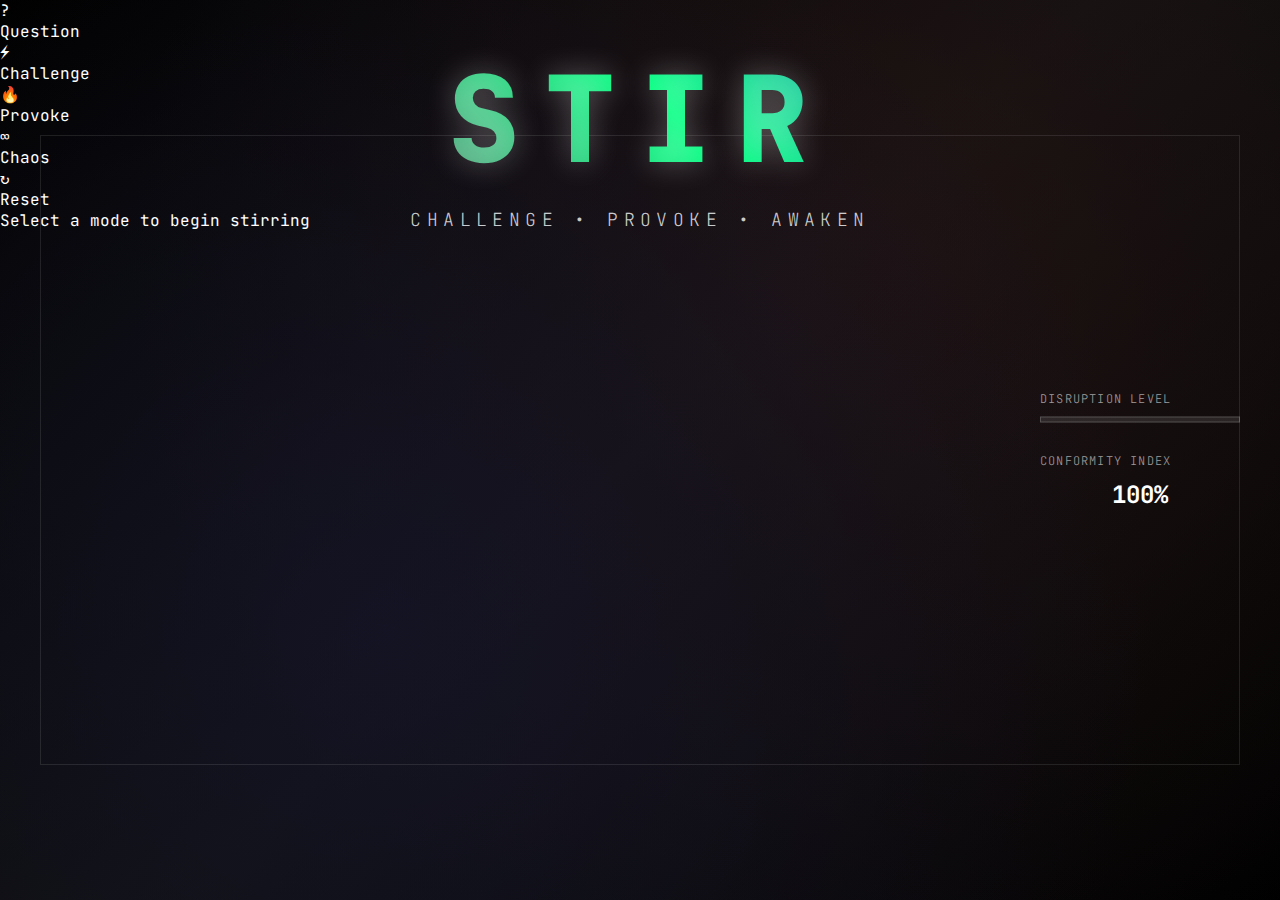
<file: index.html>
<!DOCTYPE html>
<html lang="en">
<head>
    <meta charset="UTF-8">
    <meta name="viewport" content="width=device-width, initial-scale=1.0">
    <title>STIR</title>
    <link rel="stylesheet" href="style.css">
</head>
<body>
    <div class="disruption-field">
        <canvas id="conformityCanvas" width="1200" height="800"></canvas>
        <div class="interface-overlay">
            <header class="abstract-header">
                <h1 class="disruption-title">STIR</h1>
                <p class="manifesto">Challenge • Provoke • Awaken</p>
            </header>
            
            <div class="mode-selector">
                <div class="selector-ring">
                    <div class="mode-segment" data-mode="question" style="--rotation: 0deg;">
                        <div class="mode-icon">?</div>
                        <div class="mode-label">Question</div>
                    </div>
                    <div class="mode-segment" data-mode="challenge" style="--rotation: 90deg;">
                        <div class="mode-icon">⚡</div>
                        <div class="mode-label">Challenge</div>
                    </div>
                    <div class="mode-segment" data-mode="provocation" style="--rotation: 180deg;">
                        <div class="mode-icon">🔥</div>
                        <div class="mode-label">Provoke</div>
                    </div>
                    <div class="mode-segment" data-mode="chaos" style="--rotation: 270deg;">
                        <div class="mode-icon">∞</div>
                        <div class="mode-label">Chaos</div>
                    </div>
                    <div class="selector-center" id="resetField">
                        <div class="reset-icon">↻</div>
                        <div class="reset-label">Reset</div>
                    </div>
                </div>
            </div>
            
            <div class="interaction-hints">
                <div class="hint-item" id="modeHint">Select a mode to begin stirring</div>
                <div class="hint-item" id="gestureHint"></div>
            </div>
            
            <div class="status-display">
                <div class="disruption-meter">
                    <span class="meter-label">Disruption Level</span>
                    <div class="meter-bar">
                        <div class="meter-fill" id="disruptionLevel"></div>
                    </div>
                </div>
                <div class="conformity-index">
                    <span class="index-label">Conformity Index</span>
                    <span class="index-value" id="conformityValue">100%</span>
                </div>
            </div>
        </div>
    </div>
    
    <script src="script.js"></script>
</body>
</html>
</file>
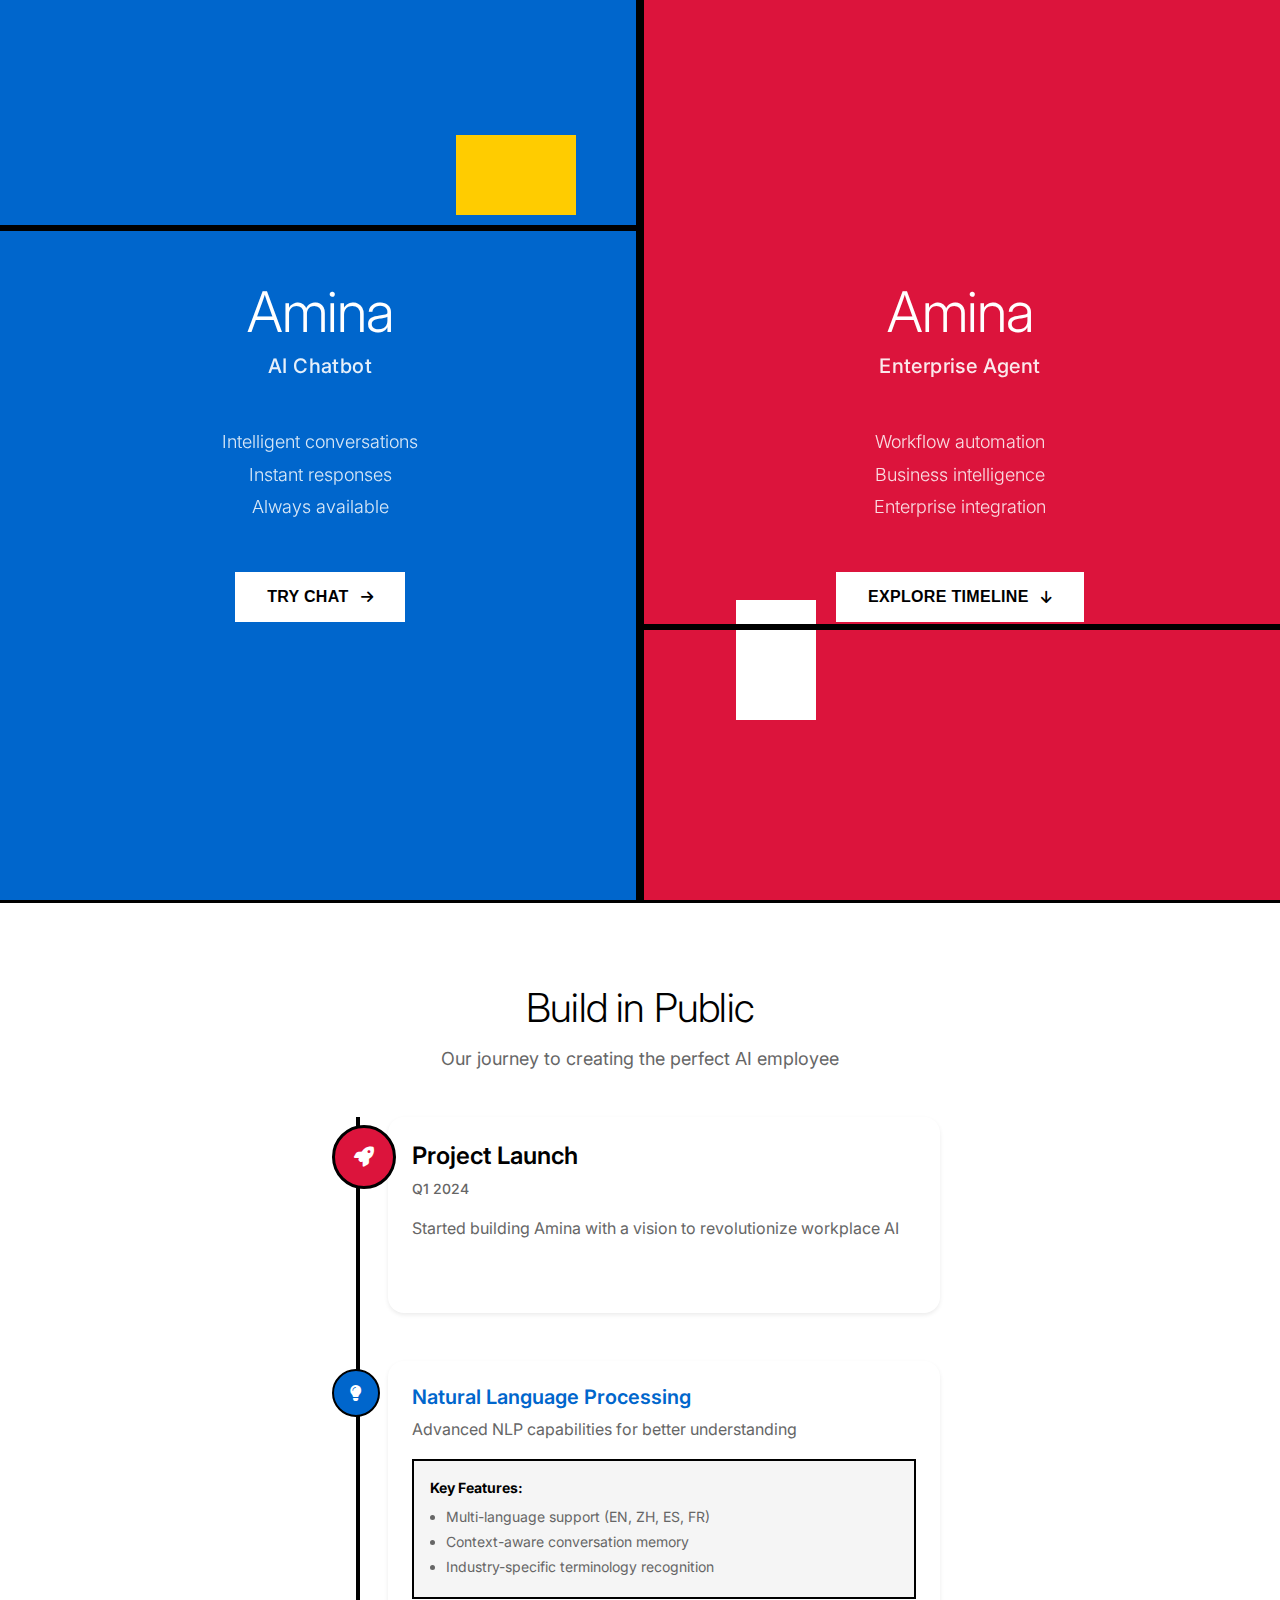
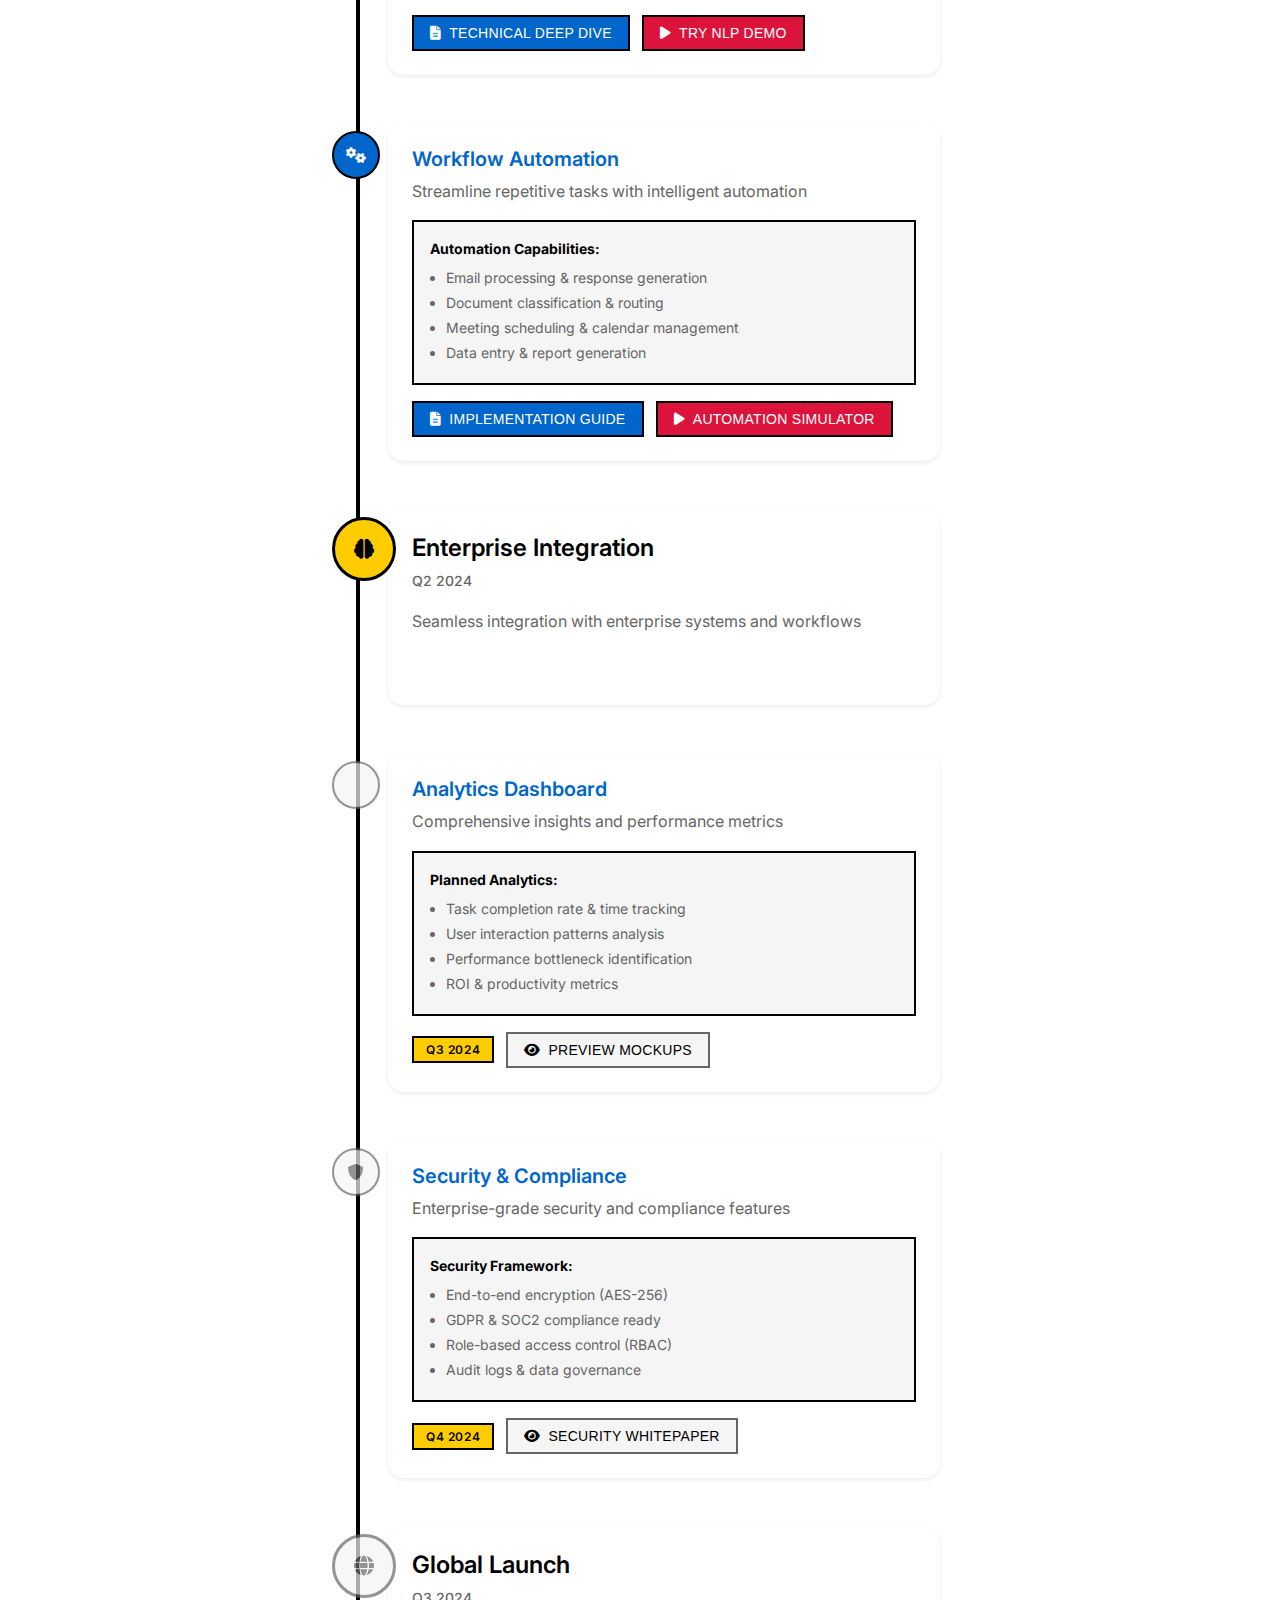
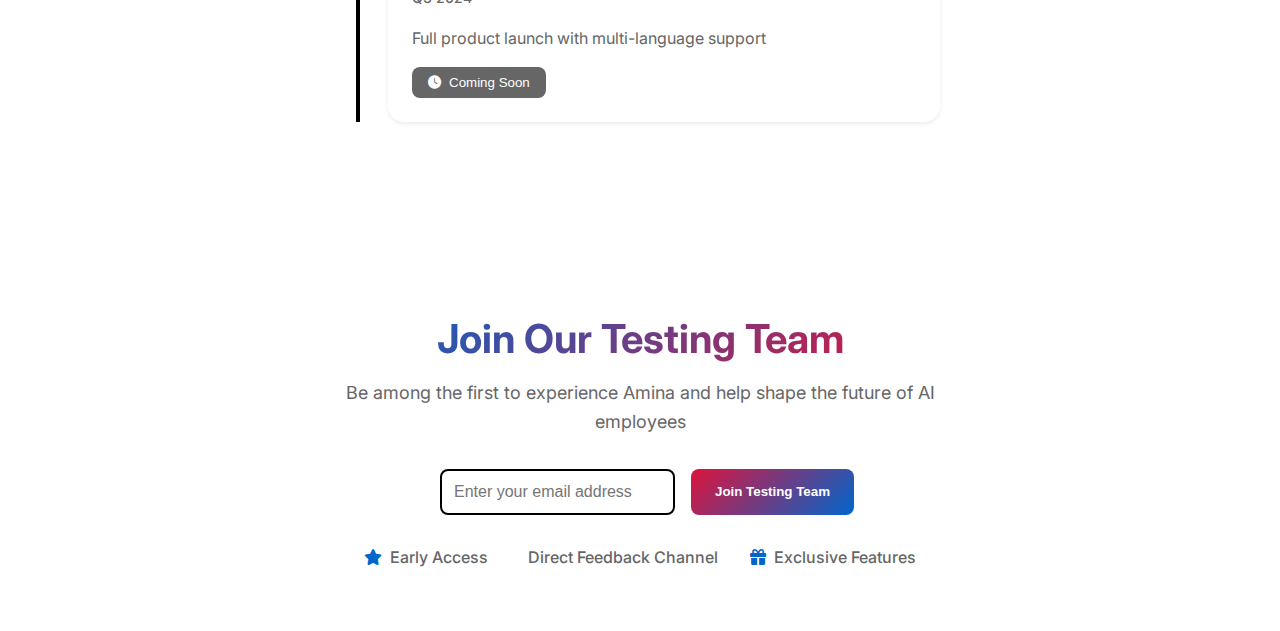
<file: amina/index.html>
<!DOCTYPE html>
<html lang="en">
<head>
    <meta charset="UTF-8">
    <meta name="viewport" content="width=device-width, initial-scale=1.0">
    <title>Amina - AI Employee</title>
    <link rel="stylesheet" href="styles.css">
    <link href="https://fonts.googleapis.com/css2?family=Inter:wght@300;400;500;600;700&display=swap" rel="stylesheet">
    <link rel="stylesheet" href="https://cdnjs.cloudflare.com/ajax/libs/font-awesome/6.0.0/css/all.min.css">
</head>
<body>
    <div class="container">
        <!-- Header -->
        <header class="header">
            <div class="logo">
                <h1>Amina</h1>
                <span class="tagline">AI Employee</span>
            </div>
            <nav class="nav">
                <a href="#chatbot" class="nav-link">Chatbot</a>
                <a href="#roadmap" class="nav-link">Roadmap</a>
                <a href="#join" class="nav-link">Join Testing</a>
            </nav>
        </header>

        <!-- Hero Section - Mondrian Style Split Screen -->
        <main class="hero-section">
            <!-- Left Block - Chatbot -->
            <section class="hero-block chatbot-block" id="chatbot">
                <div class="block-content">
                    <div class="hero-title">
                        <h2>Amina</h2>
                        <p>AI Chatbot</p>
                    </div>
                    
                    <div class="hero-description">
                        <p>Intelligent conversations<br>Instant responses<br>Always available</p>
                    </div>
                    
                    <button class="hero-action-btn chatbot-btn" onclick="handleChatbotDemo()">
                        <span>Try Chat</span>
                        <i class="fas fa-arrow-right"></i>
                    </button>
                </div>
                
                <!-- Geometric accent -->
                <div class="geometric-accent accent-1"></div>
            </section>

            <!-- Right Block - Enterprise Agent -->
            <section class="hero-block enterprise-block" id="enterprise">
                <div class="block-content">
                    <div class="hero-title">
                        <h2>Amina</h2>
                        <p>Enterprise Agent</p>
                    </div>
                    
                    <div class="hero-description">
                        <p>Workflow automation<br>Business intelligence<br>Enterprise integration</p>
                    </div>
                    
                    <button class="hero-action-btn enterprise-btn" onclick="handleEnterpriseDemo()">
                        <span>Explore Timeline</span>
                        <i class="fas fa-arrow-down"></i>
                    </button>
                </div>
                
                <!-- Geometric accent -->
                <div class="geometric-accent accent-2"></div>
            </section>

            <!-- Central divider line -->
            <div class="mondrian-divider"></div>
            
            <!-- Horizontal accent lines -->
            <div class="horizontal-accent accent-top"></div>
            <div class="horizontal-accent accent-bottom"></div>
        </main>

        <!-- Timeline Section -->
        <section class="timeline-section" id="roadmap">
            <div class="timeline-container">
                <div class="timeline-header">
                    <h2>Build in Public</h2>
                    <p>Our journey to creating the perfect AI employee</p>
                </div>
                
                <div class="timeline">
                    <!-- Major Milestone 1 -->
                    <div class="timeline-item major-milestone completed">
                        <div class="timeline-marker">
                            <i class="fas fa-rocket"></i>
                        </div>
                        <div class="timeline-content">
                            <h3>Project Launch</h3>
                            <p class="timeline-date">Q1 2024</p>
                            <p>Started building Amina with a vision to revolutionize workplace AI</p>
                            <div class="milestone-media">
                                <button class="demo-btn">
                                    <i class="fas fa-play"></i>
                                    Watch Demo
                                </button>
                            </div>
                        </div>
                    </div>

                    <!-- Small Feature 1 -->
                    <div class="timeline-item small-feature completed">
                        <div class="timeline-marker">
                            <i class="fas fa-lightbulb"></i>
                        </div>
                        <div class="timeline-content">
                            <h4>Natural Language Processing</h4>
                            <p>Advanced NLP capabilities for better understanding</p>
                            <div class="feature-content">
                                <div class="feature-preview">
                                    <div class="preview-text">
                                        <strong>Key Features:</strong>
                                        <ul>
                                            <li>Multi-language support (EN, ZH, ES, FR)</li>
                                            <li>Context-aware conversation memory</li>
                                            <li>Industry-specific terminology recognition</li>
                                        </ul>
                                    </div>
                                </div>
                                <div class="feature-actions">
                                    <button class="action-btn article-btn" onclick="showArticleModal('nlp')">
                                        <i class="fas fa-file-text"></i>
                                        Technical Deep Dive
                                    </button>
                                    <button class="action-btn demo-btn-small" onclick="showMiniDemo('nlp')">
                                        <i class="fas fa-play"></i>
                                        Try NLP Demo
                                    </button>
                                </div>
                            </div>
                        </div>
                    </div>

                    <!-- Small Feature 2 -->
                    <div class="timeline-item small-feature completed">
                        <div class="timeline-marker">
                            <i class="fas fa-cogs"></i>
                        </div>
                        <div class="timeline-content">
                            <h4>Workflow Automation</h4>
                            <p>Streamline repetitive tasks with intelligent automation</p>
                            <div class="feature-content">
                                <div class="feature-preview">
                                    <div class="preview-text">
                                        <strong>Automation Capabilities:</strong>
                                        <ul>
                                            <li>Email processing & response generation</li>
                                            <li>Document classification & routing</li>
                                            <li>Meeting scheduling & calendar management</li>
                                            <li>Data entry & report generation</li>
                                        </ul>
                                    </div>
                                </div>
                                <div class="feature-actions">
                                    <button class="action-btn article-btn" onclick="showArticleModal('automation')">
                                        <i class="fas fa-file-text"></i>
                                        Implementation Guide
                                    </button>
                                    <button class="action-btn demo-btn-small" onclick="showMiniDemo('automation')">
                                        <i class="fas fa-play"></i>
                                        Automation Simulator
                                    </button>
                                </div>
                            </div>
                        </div>
                    </div>

                    <!-- Major Milestone 2 -->
                    <div class="timeline-item major-milestone in-progress">
                        <div class="timeline-marker">
                            <i class="fas fa-brain"></i>
                        </div>
                        <div class="timeline-content">
                            <h3>Enterprise Integration</h3>
                            <p class="timeline-date">Q2 2024</p>
                            <p>Seamless integration with enterprise systems and workflows</p>
                            <div class="milestone-media">
                                <button class="demo-btn">
                                    <i class="fas fa-play"></i>
                                    Watch Demo
                                </button>
                            </div>
                        </div>
                    </div>

                    <!-- Small Feature 3 -->
                    <div class="timeline-item small-feature pending">
                        <div class="timeline-marker">
                            <i class="fas fa-chart-analytics"></i>
                        </div>
                        <div class="timeline-content">
                            <h4>Analytics Dashboard</h4>
                            <p>Comprehensive insights and performance metrics</p>
                            <div class="feature-content">
                                <div class="feature-preview">
                                    <div class="preview-text">
                                        <strong>Planned Analytics:</strong>
                                        <ul>
                                            <li>Task completion rate & time tracking</li>
                                            <li>User interaction patterns analysis</li>
                                            <li>Performance bottleneck identification</li>
                                            <li>ROI & productivity metrics</li>
                                        </ul>
                                    </div>
                                </div>
                                <div class="feature-actions">
                                    <span class="coming-soon-badge">Q3 2024</span>
                                    <button class="action-btn preview-btn" onclick="showPreview('analytics')">
                                        <i class="fas fa-eye"></i>
                                        Preview Mockups
                                    </button>
                                </div>
                            </div>
                        </div>
                    </div>

                    <!-- Small Feature 4 -->
                    <div class="timeline-item small-feature pending">
                        <div class="timeline-marker">
                            <i class="fas fa-shield-alt"></i>
                        </div>
                        <div class="timeline-content">
                            <h4>Security & Compliance</h4>
                            <p>Enterprise-grade security and compliance features</p>
                            <div class="feature-content">
                                <div class="feature-preview">
                                    <div class="preview-text">
                                        <strong>Security Framework:</strong>
                                        <ul>
                                            <li>End-to-end encryption (AES-256)</li>
                                            <li>GDPR & SOC2 compliance ready</li>
                                            <li>Role-based access control (RBAC)</li>
                                            <li>Audit logs & data governance</li>
                                        </ul>
                                    </div>
                                </div>
                                <div class="feature-actions">
                                    <span class="coming-soon-badge">Q4 2024</span>
                                    <button class="action-btn preview-btn" onclick="showPreview('security')">
                                        <i class="fas fa-eye"></i>
                                        Security Whitepaper
                                    </button>
                                </div>
                            </div>
                        </div>
                    </div>

                    <!-- Major Milestone 3 -->
                    <div class="timeline-item major-milestone pending">
                        <div class="timeline-marker">
                            <i class="fas fa-globe"></i>
                        </div>
                        <div class="timeline-content">
                            <h3>Global Launch</h3>
                            <p class="timeline-date">Q3 2024</p>
                            <p>Full product launch with multi-language support</p>
                            <div class="milestone-media">
                                <button class="demo-btn disabled">
                                    <i class="fas fa-clock"></i>
                                    Coming Soon
                                </button>
                            </div>
                        </div>
                    </div>
                </div>
            </div>
        </section>

        <!-- Call to Action Section -->
        <section class="cta-section" id="join">
            <div class="cta-container">
                <h2>Join Our Testing Team</h2>
                <p>Be among the first to experience Amina and help shape the future of AI employees</p>
                
                <div class="signup-form">
                    <input type="email" placeholder="Enter your email address" id="emailInput">
                    <button class="signup-btn" onclick="handleSignup()">
                        Join Testing Team
                    </button>
                </div>
                
                <div class="benefits">
                    <div class="benefit">
                        <i class="fas fa-star"></i>
                        <span>Early Access</span>
                    </div>
                    <div class="benefit">
                        <i class="fas fa-feedback"></i>
                        <span>Direct Feedback Channel</span>
                    </div>
                    <div class="benefit">
                        <i class="fas fa-gift"></i>
                        <span>Exclusive Features</span>
                    </div>
                </div>
            </div>
        </section>

        <!-- Like Popup Feature -->
        <div class="like-popup" id="likePopup">
            <div class="like-content">
                <h3>Enjoying Amina?</h3>
                <p>Help us understand what B2B users need most</p>
                <div class="like-buttons">
                    <button class="like-btn" onclick="handleLike('automation')">
                        <i class="fas fa-robot"></i>
                        Automation
                    </button>
                    <button class="like-btn" onclick="handleLike('analytics')">
                        <i class="fas fa-chart-bar"></i>
                        Analytics
                    </button>
                    <button class="like-btn" onclick="handleLike('integration')">
                        <i class="fas fa-plug"></i>
                        Integration
                    </button>
                </div>
                <button class="close-popup" onclick="closePopup()">
                    <i class="fas fa-times"></i>
                </button>
            </div>
        </div>
    </div>

    <script src="script.js"></script>
</body>
</html>
</file>
<file: style.css>
@import url('https://fonts.googleapis.com/css2?family=JetBrains+Mono:wght@200;400;700;900&display=swap');

* {
    margin: 0;
    padding: 0;
    box-sizing: border-box;
}

body {
    font-family: 'JetBrains Mono', monospace;
    background: #000000;
    color: #ffffff;
    overflow: hidden;
    min-height: 100vh;
    position: relative;
}

.disruption-field {
    position: relative;
    width: 100vw;
    height: 100vh;
    background: radial-gradient(circle at 30% 70%, rgba(20, 20, 40, 0.8), transparent 70%),
                radial-gradient(circle at 70% 30%, rgba(40, 20, 20, 0.6), transparent 70%),
                linear-gradient(135deg, #000 0%, #111 50%, #000 100%);
}

#conformityCanvas {
    position: absolute;
    top: 50%;
    left: 50%;
    transform: translate(-50%, -50%);
    background: transparent;
    cursor: none;
    border: 1px solid rgba(255, 255, 255, 0.1);
    transition: filter 0.3s ease;
}

#conformityCanvas:hover {
    filter: brightness(1.1) contrast(1.05);
}

.interface-overlay {
    position: absolute;
    top: 0;
    left: 0;
    width: 100%;
    height: 100%;
    pointer-events: none;
    z-index: 10;
}

.abstract-header {
    position: absolute;
    top: 40px;
    left: 50%;
    transform: translateX(-50%);
    text-align: center;
    pointer-events: none;
}

.disruption-title {
    font-size: clamp(60px, 12vw, 120px);
    font-weight: 900;
    letter-spacing: 0.2em;
    background: linear-gradient(45deg, #ff0080, #00ff80, #8000ff, #ff8000);
    background-size: 400% 400%;
    -webkit-background-clip: text;
    -webkit-text-fill-color: transparent;
    animation: disruption-flow 3s ease-in-out infinite;
    text-shadow: 0 0 30px rgba(255, 255, 255, 0.3);
    margin-bottom: 10px;
}

.manifesto {
    font-size: clamp(12px, 2.5vw, 18px);
    font-weight: 200;
    letter-spacing: 0.3em;
    color: rgba(255, 255, 255, 0.8);
    text-transform: uppercase;
}

@keyframes disruption-flow {
    0%, 100% { background-position: 0% 50%; }
    50% { background-position: 100% 50%; }
}

.disruption-controls {
    position: absolute;
    bottom: 80px;
    left: 50%;
    transform: translateX(-50%);
    display: flex;
    gap: 20px;
    flex-wrap: wrap;
    justify-content: center;
    pointer-events: auto;
}

.disrupt-btn, .reset-btn {
    font-family: 'JetBrains Mono', monospace;
    font-size: clamp(10px, 2vw, 14px);
    font-weight: 400;
    padding: 12px 20px;
    background: transparent;
    color: #ffffff;
    border: 2px solid rgba(255, 255, 255, 0.3);
    cursor: pointer;
    text-transform: uppercase;
    letter-spacing: 0.1em;
    transition: all 0.3s ease;
    position: relative;
    overflow: hidden;
}

.disrupt-btn::before {
    content: '';
    position: absolute;
    top: 0;
    left: -100%;
    width: 100%;
    height: 100%;
    background: linear-gradient(90deg, transparent, rgba(255, 255, 255, 0.1), transparent);
    transition: left 0.5s ease;
}

.disrupt-btn:hover::before {
    left: 100%;
}

.disrupt-btn:hover {
    border-color: #ff0080;
    color: #ff0080;
    box-shadow: 0 0 20px rgba(255, 0, 128, 0.3);
    transform: translateY(-2px);
}

.disrupt-btn:active {
    transform: translateY(0);
    box-shadow: 0 0 30px rgba(255, 0, 128, 0.6);
}

.disrupt-btn.active {
    background: rgba(255, 0, 128, 0.2);
    border-color: #ff0080;
    color: #ff0080;
    box-shadow: 0 0 25px rgba(255, 0, 128, 0.4);
}

.reset-btn {
    border-color: rgba(255, 255, 255, 0.2);
    color: rgba(255, 255, 255, 0.6);
}

.reset-btn:hover {
    border-color: #ff4444;
    color: #ff4444;
    box-shadow: 0 0 15px rgba(255, 68, 68, 0.3);
}

.status-display {
    position: absolute;
    top: 50%;
    right: 40px;
    transform: translateY(-50%);
    display: flex;
    flex-direction: column;
    gap: 30px;
    pointer-events: none;
}

.disruption-meter {
    display: flex;
    flex-direction: column;
    gap: 10px;
}

.meter-label, .index-label {
    font-size: 12px;
    font-weight: 200;
    color: rgba(255, 255, 255, 0.6);
    text-transform: uppercase;
    letter-spacing: 0.1em;
}

.meter-bar {
    width: 200px;
    height: 6px;
    background: rgba(255, 255, 255, 0.1);
    border: 1px solid rgba(255, 255, 255, 0.2);
    position: relative;
    overflow: hidden;
}

.meter-fill {
    height: 100%;
    width: 0%;
    background: linear-gradient(90deg, #00ff80, #ff0080);
    transition: width 0.5s ease;
    position: relative;
}

.meter-fill::after {
    content: '';
    position: absolute;
    top: 0;
    left: 0;
    width: 100%;
    height: 100%;
    background: linear-gradient(90deg, transparent, rgba(255, 255, 255, 0.3), transparent);
    animation: meter-pulse 2s ease-in-out infinite;
}

@keyframes meter-pulse {
    0%, 100% { transform: translateX(-100%); }
    50% { transform: translateX(100%); }
}

.conformity-index {
    display: flex;
    flex-direction: column;
    gap: 10px;
}

.index-value {
    font-size: 24px;
    font-weight: 700;
    color: #ffffff;
    text-align: center;
}

@media (max-width: 768px) {
    #conformityCanvas {
        width: 95vw;
        height: 70vh;
    }
    
    .disruption-controls {
        bottom: 40px;
        gap: 10px;
    }
    
    .disrupt-btn, .reset-btn {
        padding: 10px 15px;
        font-size: 10px;
    }
    
    .status-display {
        right: 20px;
        gap: 20px;
    }
    
    .meter-bar {
        width: 150px;
    }
    
    .index-value {
        font-size: 18px;
    }
}
</file>
<file: amina/styles.css>
:root {
    /* Mondrian Color Palette */
    --mondrian-red: #dc143c;
    --mondrian-blue: #0066cc;
    --mondrian-yellow: #ffcc00;
    --mondrian-black: #000000;
    --mondrian-white: #ffffff;
    --mondrian-gray: #f5f5f5;
    
    /* Semantic Colors */
    --primary-color: var(--mondrian-blue);
    --secondary-color: var(--mondrian-red);
    --accent-color: var(--mondrian-yellow);
    --text-dark: var(--mondrian-black);
    --text-light: #666666;
    --background: var(--mondrian-white);
    --surface: var(--mondrian-gray);
    --border: var(--mondrian-black);
    --success: #10b981;
    --warning: #f59e0b;
    --error: var(--mondrian-red);
    
    /* Shadows (minimal for Mondrian style) */
    --shadow-sm: 0 1px 2px 0 rgb(0 0 0 / 0.05);
    --shadow-md: 0 2px 4px 0 rgb(0 0 0 / 0.08);
    --shadow-lg: 0 4px 8px 0 rgb(0 0 0 / 0.12);
}

* {
    margin: 0;
    padding: 0;
    box-sizing: border-box;
}

body {
    font-family: 'Inter', -apple-system, BlinkMacSystemFont, 'Segoe UI', sans-serif;
    background: var(--mondrian-white);
    min-height: 100vh;
    color: var(--text-dark);
    overflow-x: hidden;
}

.container {
    max-width: 100vw;
    min-height: 100vh;
    display: flex;
    flex-direction: column;
}

/* Header Styles */
.header {
    display: flex;
    justify-content: space-between;
    align-items: center;
    padding: 1.5rem 2rem;
    background: var(--mondrian-white);
    border-bottom: 3px solid var(--mondrian-black);
    position: fixed;
    top: 0;
    left: 0;
    right: 0;
    z-index: 100;
    transform: translateY(-100%);
    transition: transform 0.3s ease;
}

.header.visible {
    transform: translateY(0);
}

.logo h1 {
    font-size: 2rem;
    font-weight: 700;
    color: var(--mondrian-black);
    letter-spacing: -0.02em;
}

.tagline {
    font-size: 0.875rem;
    color: var(--text-light);
    font-weight: 500;
    margin-left: 0.5rem;
}

.nav {
    display: flex;
    gap: 2rem;
}

.nav-link {
    color: var(--text-dark);
    text-decoration: none;
    font-weight: 500;
    padding: 0.5rem 1rem;
    border-radius: 0.5rem;
    transition: all 0.3s ease;
    position: relative;
}

.nav-link:hover {
    color: var(--primary-color);
    background: rgba(99, 102, 241, 0.1);
    transform: translateY(-2px);
}

/* Hero Section - Mondrian Style */
.hero-section {
    display: grid;
    grid-template-columns: 1fr 1fr;
    height: 100vh;
    position: relative;
    overflow: hidden;
}

.hero-block {
    display: flex;
    align-items: center;
    justify-content: center;
    position: relative;
    padding: 4rem;
    transition: all 0.3s ease;
}

.chatbot-block {
    background: var(--mondrian-blue);
    color: var(--mondrian-white);
    animation: slideInLeft 0.8s ease-out;
}

.enterprise-block {
    background: var(--mondrian-red);
    color: var(--mondrian-white);
    animation: slideInRight 0.8s ease-out;
}

.block-content {
    text-align: center;
    max-width: 400px;
    z-index: 10;
    position: relative;
}

.hero-title h2 {
    font-size: 3.5rem;
    font-weight: 300;
    margin-bottom: 0.5rem;
    letter-spacing: -0.02em;
}

.hero-title p {
    font-size: 1.25rem;
    font-weight: 500;
    margin-bottom: 3rem;
    opacity: 0.9;
    letter-spacing: 0.02em;
}

.hero-description {
    margin-bottom: 3rem;
}

.hero-description p {
    font-size: 1.125rem;
    line-height: 1.8;
    font-weight: 300;
    opacity: 0.85;
}

.hero-action-btn {
    background: var(--mondrian-white);
    color: var(--mondrian-black);
    border: none;
    padding: 1rem 2rem;
    font-size: 1rem;
    font-weight: 600;
    border-radius: 0;
    cursor: pointer;
    transition: all 0.3s ease;
    display: inline-flex;
    align-items: center;
    gap: 0.75rem;
    letter-spacing: 0.02em;
    text-transform: uppercase;
}

.hero-action-btn:hover {
    background: var(--mondrian-yellow);
    transform: translateY(-2px);
}

.hero-action-btn i {
    font-size: 0.875rem;
}

/* Mondrian Geometric Elements */
.geometric-accent {
    position: absolute;
    background: var(--mondrian-yellow);
    z-index: 5;
}

.accent-1 {
    width: 120px;
    height: 80px;
    top: 15%;
    right: 10%;
    animation: fadeInDelay 1.2s ease-out;
}

.accent-2 {
    width: 80px;
    height: 120px;
    bottom: 20%;
    left: 15%;
    background: var(--mondrian-white);
    animation: fadeInDelay 1.4s ease-out;
}

.mondrian-divider {
    position: absolute;
    left: 50%;
    top: 0;
    bottom: 0;
    width: 8px;
    background: var(--mondrian-black);
    transform: translateX(-50%);
    z-index: 20;
}

.horizontal-accent {
    position: absolute;
    left: 0;
    right: 0;
    height: 6px;
    background: var(--mondrian-black);
    z-index: 15;
}

.accent-top {
    top: 25%;
    right: 50%;
    width: 50%;
}

.accent-bottom {
    bottom: 30%;
    left: 50%;
    width: 50%;
}

/* Chat Interface */
.chat-interface {
    background: var(--surface);
    border-radius: 1rem;
    box-shadow: var(--shadow-lg);
    overflow: hidden;
    margin-bottom: 2rem;
}

.chat-messages {
    padding: 1.5rem;
    max-height: 300px;
    overflow-y: auto;
    display: flex;
    flex-direction: column;
    gap: 1rem;
}

.message {
    display: flex;
    align-items: flex-start;
    gap: 0.75rem;
    animation: messageSlide 0.4s ease-out;
}

.user-message {
    flex-direction: row-reverse;
}

.avatar {
    width: 40px;
    height: 40px;
    border-radius: 50%;
    display: flex;
    align-items: center;
    justify-content: center;
    font-size: 1rem;
    flex-shrink: 0;
}

.bot-message .avatar {
    background: linear-gradient(135deg, var(--primary-color), var(--secondary-color));
    color: white;
}

.user-message .avatar {
    background: linear-gradient(135deg, var(--accent-color), var(--success));
    color: white;
}

.message-content {
    background: white;
    padding: 0.75rem 1rem;
    border-radius: 1rem;
    box-shadow: var(--shadow-sm);
    max-width: 80%;
}

.user-message .message-content {
    background: linear-gradient(135deg, var(--primary-color), var(--primary-dark));
    color: white;
}

.chat-input-container {
    padding: 1rem;
    background: white;
    border-top: 1px solid var(--border);
}

.chat-input {
    display: flex;
    gap: 0.5rem;
    align-items: center;
}

.chat-input input {
    flex: 1;
    padding: 0.75rem;
    border: 2px solid var(--border);
    border-radius: 0.5rem;
    font-size: 1rem;
    transition: all 0.3s ease;
}

.chat-input input:focus {
    outline: none;
    border-color: var(--primary-color);
    box-shadow: 0 0 0 3px rgba(99, 102, 241, 0.1);
}

.send-btn {
    background: linear-gradient(135deg, var(--primary-color), var(--primary-dark));
    color: white;
    border: none;
    padding: 0.75rem;
    border-radius: 0.5rem;
    cursor: pointer;
    transition: all 0.3s ease;
    display: flex;
    align-items: center;
    justify-content: center;
}

.send-btn:hover {
    transform: translateY(-2px);
    box-shadow: var(--shadow-md);
}

/* Download Section */
.download-section {
    text-align: center;
}

.download-btn {
    background: linear-gradient(135deg, var(--secondary-color), var(--primary-color));
    color: white;
    border: none;
    padding: 1rem 2rem;
    border-radius: 0.75rem;
    font-size: 1.125rem;
    font-weight: 600;
    cursor: pointer;
    transition: all 0.3s ease;
    display: inline-flex;
    align-items: center;
    gap: 0.5rem;
    box-shadow: var(--shadow-lg);
}

.download-btn:hover {
    transform: translateY(-3px);
    box-shadow: var(--shadow-xl);
}

.download-note {
    margin-top: 1rem;
    color: var(--text-light);
    font-size: 0.875rem;
}

/* Timeline Section */
.timeline-section {
    background: var(--mondrian-white);
    padding: 5rem 3rem;
    border-top: 3px solid var(--mondrian-black);
    animation: fadeInUp 0.8s ease-out;
}

.timeline-container {
    max-width: 600px;
    margin: 0 auto;
}

.timeline-header {
    text-align: center;
    margin-bottom: 3rem;
}

.timeline-header h2 {
    font-size: 2.5rem;
    font-weight: 300;
    margin-bottom: 1rem;
    color: var(--mondrian-black);
    letter-spacing: -0.02em;
}

.timeline-header p {
    color: var(--text-light);
    font-size: 1.125rem;
}

/* Timeline */
.timeline {
    position: relative;
    padding-left: 2rem;
}

.timeline::before {
    content: '';
    position: absolute;
    left: 1rem;
    top: 0;
    bottom: 0;
    width: 4px;
    background: var(--mondrian-black);
}

.timeline-item {
    position: relative;
    margin-bottom: 3rem;
    animation: fadeInUp 0.6s ease-out;
    animation-fill-mode: both;
}

.timeline-item:nth-child(1) { animation-delay: 0.1s; }
.timeline-item:nth-child(2) { animation-delay: 0.2s; }
.timeline-item:nth-child(3) { animation-delay: 0.3s; }
.timeline-item:nth-child(4) { animation-delay: 0.4s; }
.timeline-item:nth-child(5) { animation-delay: 0.5s; }
.timeline-item:nth-child(6) { animation-delay: 0.6s; }
.timeline-item:nth-child(7) { animation-delay: 0.7s; }

.timeline-marker {
    position: absolute;
    left: -2.5rem;
    top: 0.5rem;
    width: 3rem;
    height: 3rem;
    border-radius: 50%;
    display: flex;
    align-items: center;
    justify-content: center;
    font-size: 1rem;
    color: white;
    z-index: 10;
}

.major-milestone .timeline-marker {
    background: var(--mondrian-red);
    width: 4rem;
    height: 4rem;
    font-size: 1.25rem;
    border: 3px solid var(--mondrian-black);
}

.small-feature .timeline-marker {
    background: var(--mondrian-blue);
    border: 2px solid var(--mondrian-black);
}

.completed .timeline-marker {
    animation: pulse 2s infinite;
}

.in-progress .timeline-marker {
    background: var(--mondrian-yellow);
    color: var(--mondrian-black);
    animation: glow 2s ease-in-out infinite alternate;
}

.pending .timeline-marker {
    background: var(--mondrian-gray);
    color: var(--text-light);
    border-color: var(--text-light);
    opacity: 0.7;
}

.timeline-content {
    background: white;
    padding: 1.5rem;
    border-radius: 1rem;
    box-shadow: var(--shadow-md);
    margin-left: 1rem;
    transition: all 0.3s ease;
}

.timeline-content:hover {
    transform: translateY(-5px);
    box-shadow: var(--shadow-lg);
}

.timeline-content h3 {
    font-size: 1.5rem;
    font-weight: 600;
    margin-bottom: 0.5rem;
    color: var(--text-dark);
}

.timeline-content h4 {
    font-size: 1.25rem;
    font-weight: 600;
    margin-bottom: 0.5rem;
    color: var(--primary-color);
}

.timeline-date {
    color: var(--text-light);
    font-size: 0.875rem;
    font-weight: 500;
    margin-bottom: 1rem;
}

.timeline-content p {
    color: var(--text-light);
    line-height: 1.6;
    margin-bottom: 1rem;
}

.milestone-media {
    display: flex;
    gap: 1rem;
    margin-top: 1rem;
}

.demo-btn {
    background: linear-gradient(135deg, var(--primary-color), var(--primary-dark));
    color: white;
    border: none;
    padding: 0.5rem 1rem;
    border-radius: 0.5rem;
    font-weight: 500;
    cursor: pointer;
    transition: all 0.3s ease;
    display: flex;
    align-items: center;
    gap: 0.5rem;
}

.demo-btn:hover:not(.disabled) {
    transform: translateY(-2px);
    box-shadow: var(--shadow-md);
}

.demo-btn.disabled {
    background: var(--text-light);
    cursor: not-allowed;
}

.feature-links {
    display: flex;
    gap: 1rem;
    margin-top: 1rem;
    flex-wrap: wrap;
}

.feature-link {
    color: var(--primary-color);
    text-decoration: none;
    font-weight: 500;
    padding: 0.25rem 0.5rem;
    border-radius: 0.25rem;
    transition: all 0.3s ease;
    font-size: 0.875rem;
}

.feature-link:hover {
    background: rgba(99, 102, 241, 0.1);
    transform: translateY(-1px);
}

/* Feature Content Styles */
.feature-content {
    margin-top: 1rem;
}

.feature-preview {
    background: var(--mondrian-gray);
    border: 2px solid var(--mondrian-black);
    padding: 1rem;
    margin-bottom: 1rem;
}

.preview-text {
    font-size: 0.875rem;
    line-height: 1.5;
}

.preview-text strong {
    color: var(--mondrian-black);
    display: block;
    margin-bottom: 0.5rem;
}

.preview-text ul {
    margin: 0;
    padding-left: 1rem;
    color: var(--text-light);
}

.preview-text li {
    margin-bottom: 0.25rem;
}

.feature-actions {
    display: flex;
    gap: 0.75rem;
    flex-wrap: wrap;
    align-items: center;
}

.action-btn {
    background: var(--mondrian-white);
    color: var(--mondrian-black);
    border: 2px solid var(--mondrian-black);
    padding: 0.5rem 1rem;
    font-size: 0.875rem;
    font-weight: 500;
    cursor: pointer;
    transition: all 0.3s ease;
    display: inline-flex;
    align-items: center;
    gap: 0.5rem;
    text-transform: uppercase;
    letter-spacing: 0.02em;
}

.action-btn:hover {
    background: var(--mondrian-yellow);
    transform: translateY(-1px);
}

.article-btn {
    background: var(--mondrian-blue);
    color: var(--mondrian-white);
}

.article-btn:hover {
    background: var(--mondrian-red);
}

.demo-btn-small {
    background: var(--mondrian-red);
    color: var(--mondrian-white);
}

.demo-btn-small:hover {
    background: var(--mondrian-blue);
}

.preview-btn {
    background: var(--mondrian-gray);
    color: var(--text-dark);
    border-color: var(--text-light);
}

.preview-btn:hover {
    background: var(--mondrian-yellow);
    border-color: var(--mondrian-black);
}

.coming-soon-badge {
    background: var(--mondrian-yellow);
    color: var(--mondrian-black);
    padding: 0.25rem 0.75rem;
    font-size: 0.75rem;
    font-weight: 600;
    border: 2px solid var(--mondrian-black);
    text-transform: uppercase;
    letter-spacing: 0.05em;
}

/* CTA Section */
.cta-section {
    background: var(--background);
    padding: 4rem 2rem;
    text-align: center;
    animation: fadeInUp 0.8s ease-out;
}

.cta-container {
    max-width: 600px;
    margin: 0 auto;
}

.cta-section h2 {
    font-size: 2.5rem;
    font-weight: 700;
    margin-bottom: 1rem;
    background: linear-gradient(135deg, var(--primary-color), var(--secondary-color));
    -webkit-background-clip: text;
    -webkit-text-fill-color: transparent;
    background-clip: text;
}

.cta-section p {
    color: var(--text-light);
    font-size: 1.125rem;
    margin-bottom: 2rem;
    line-height: 1.6;
}

.signup-form {
    display: flex;
    gap: 1rem;
    margin-bottom: 2rem;
    max-width: 400px;
    margin-left: auto;
    margin-right: auto;
}

.signup-form input {
    flex: 1;
    padding: 0.75rem;
    border: 2px solid var(--border);
    border-radius: 0.5rem;
    font-size: 1rem;
    transition: all 0.3s ease;
}

.signup-form input:focus {
    outline: none;
    border-color: var(--primary-color);
    box-shadow: 0 0 0 3px rgba(99, 102, 241, 0.1);
}

.signup-btn {
    background: linear-gradient(135deg, var(--secondary-color), var(--primary-color));
    color: white;
    border: none;
    padding: 0.75rem 1.5rem;
    border-radius: 0.5rem;
    font-weight: 600;
    cursor: pointer;
    transition: all 0.3s ease;
    white-space: nowrap;
}

.signup-btn:hover {
    transform: translateY(-2px);
    box-shadow: var(--shadow-md);
}

.benefits {
    display: flex;
    justify-content: center;
    gap: 2rem;
    flex-wrap: wrap;
}

.benefit {
    display: flex;
    align-items: center;
    gap: 0.5rem;
    color: var(--text-light);
    font-weight: 500;
}

.benefit i {
    color: var(--primary-color);
}

/* Like Popup */
.like-popup {
    position: fixed;
    bottom: 2rem;
    right: 2rem;
    background: white;
    border-radius: 1rem;
    box-shadow: var(--shadow-xl);
    padding: 1.5rem;
    max-width: 300px;
    transform: translateY(100px);
    opacity: 0;
    transition: all 0.5s ease;
    z-index: 1000;
}

.like-popup.show {
    transform: translateY(0);
    opacity: 1;
}

.like-content h3 {
    margin-bottom: 0.5rem;
    color: var(--text-dark);
}

.like-content p {
    color: var(--text-light);
    margin-bottom: 1rem;
    font-size: 0.875rem;
}

.like-buttons {
    display: flex;
    gap: 0.5rem;
    margin-bottom: 1rem;
    flex-wrap: wrap;
}

.like-btn {
    background: rgba(99, 102, 241, 0.1);
    color: var(--primary-color);
    border: 1px solid rgba(99, 102, 241, 0.2);
    padding: 0.5rem 0.75rem;
    border-radius: 0.5rem;
    font-size: 0.75rem;
    cursor: pointer;
    transition: all 0.3s ease;
    display: flex;
    align-items: center;
    gap: 0.25rem;
}

.like-btn:hover {
    background: var(--primary-color);
    color: white;
    transform: translateY(-2px);
}

.close-popup {
    position: absolute;
    top: 0.5rem;
    right: 0.5rem;
    background: none;
    border: none;
    color: var(--text-light);
    cursor: pointer;
    padding: 0.25rem;
    border-radius: 0.25rem;
    transition: all 0.3s ease;
}

.close-popup:hover {
    background: var(--surface);
    color: var(--text-dark);
}

/* Animations */
@keyframes slideDown {
    from {
        transform: translateY(-100%);
        opacity: 0;
    }
    to {
        transform: translateY(0);
        opacity: 1;
    }
}

@keyframes slideInLeft {
    from {
        transform: translateX(-100px);
        opacity: 0;
    }
    to {
        transform: translateX(0);
        opacity: 1;
    }
}

@keyframes slideInRight {
    from {
        transform: translateX(100px);
        opacity: 0;
    }
    to {
        transform: translateX(0);
        opacity: 1;
    }
}

@keyframes fadeInUp {
    from {
        transform: translateY(30px);
        opacity: 0;
    }
    to {
        transform: translateY(0);
        opacity: 1;
    }
}

@keyframes messageSlide {
    from {
        transform: translateX(-20px);
        opacity: 0;
    }
    to {
        transform: translateX(0);
        opacity: 1;
    }
}

@keyframes pulse {
    0%, 100% {
        transform: scale(1);
    }
    50% {
        transform: scale(1.1);
    }
}

@keyframes glow {
    from {
        box-shadow: 0 0 5px rgba(255, 204, 0, 0.5);
    }
    to {
        box-shadow: 0 0 20px rgba(255, 204, 0, 0.8);
    }
}

@keyframes fadeInDelay {
    from {
        opacity: 0;
        transform: scale(0.8);
    }
    to {
        opacity: 1;
        transform: scale(1);
    }
}

/* Responsive Design */
@media (max-width: 768px) {
    .hero-section {
        grid-template-columns: 1fr;
        height: auto;
        min-height: 100vh;
    }
    
    .hero-block {
        padding: 3rem 2rem;
        min-height: 50vh;
    }
    
    .hero-title h2 {
        font-size: 2.5rem;
    }
    
    .geometric-accent {
        display: none;
    }
    
    .horizontal-accent {
        display: none;
    }
    
    .mondrian-divider {
        left: 0;
        right: 0;
        top: 50%;
        bottom: auto;
        width: auto;
        height: 6px;
        transform: translateY(-50%);
    }
    
    .header {
        flex-direction: column;
        gap: 1rem;
        padding: 1rem;
    }
    
    .nav {
        gap: 1rem;
    }
    
    .chatbot-section,
    .timeline-section {
        padding: 2rem 1rem;
    }
    
    .chatbot-header h2,
    .timeline-header h2,
    .cta-section h2 {
        font-size: 2rem;
    }
    
    .timeline {
        padding-left: 1.5rem;
    }
    
    .timeline-marker {
        left: -2rem;
    }
    
    .major-milestone .timeline-marker {
        width: 3rem;
        height: 3rem;
        font-size: 1rem;
    }
    
    .signup-form {
        flex-direction: column;
    }
    
    .benefits {
        flex-direction: column;
        align-items: center;
        gap: 1rem;
    }
    
    .like-popup {
        bottom: 1rem;
        right: 1rem;
        left: 1rem;
        max-width: none;
    }
}

@media (max-width: 480px) {
    .timeline-content {
        margin-left: 0.5rem;
    }
    
    .feature-links {
        flex-direction: column;
        gap: 0.5rem;
    }
    
    .like-buttons {
        justify-content: center;
    }
}
</file>
